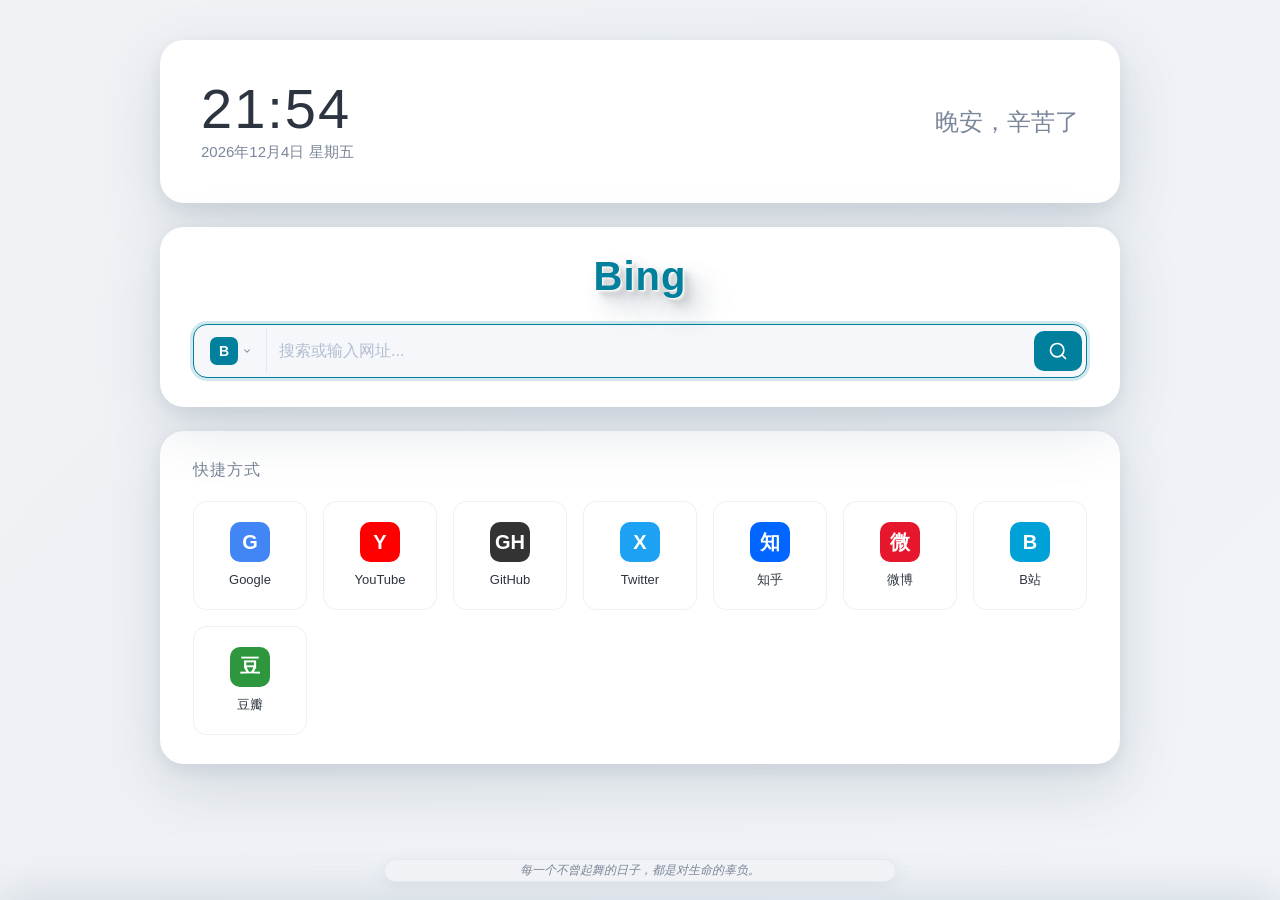
<file: newtab.html>
<!DOCTYPE html>
<html lang="zh-CN">
<head>
  <meta charset="UTF-8" />
  <meta name="viewport" content="width=device-width, initial-scale=1.0, maximum-scale=1.0, minimum-scale=1.0, user-scalable=no, viewport-fit=cover" />
  <title>New Tab</title>
  <link rel="stylesheet" href="styles.css" />
</head>
<body>
  <div class="container">
    <header class="hero-card">
      <div class="time-section">
        <div class="time" id="time">00:00</div>
        <div class="date" id="date">加载中...</div>
      </div>
      <div class="greeting" id="greeting">你好</div>
    </header>

    <section class="card search-card">
      <div class="engine-logo" id="engineLogo">Google</div>
      <form class="search-box" id="searchForm">
        <div class="engine-select" id="engineSelect">
          <button type="button" class="engine-trigger" id="engineTrigger" aria-haspopup="listbox" aria-expanded="false">
            <span class="engine-icon" id="engineIcon">G</span>
            <svg class="engine-caret" viewBox="0 0 24 24" width="10" height="10" fill="none" stroke="currentColor" stroke-width="2.5" stroke-linecap="round" stroke-linejoin="round"><polyline points="6 9 12 15 18 9"></polyline></svg>
          </button>
          <ul class="engine-menu" id="engineMenu" role="listbox"></ul>
        </div>
        <input
          type="text"
          id="searchInput"
          class="search-input"
          placeholder="搜索或输入网址..."
          autocomplete="off"
          autofocus
        />
        <button type="submit" class="search-btn" aria-label="搜索">
          <svg viewBox="0 0 24 24" width="20" height="20" fill="none" stroke="currentColor" stroke-width="2" stroke-linecap="round" stroke-linejoin="round">
            <circle cx="11" cy="11" r="8"></circle>
            <line x1="21" y1="21" x2="16.65" y2="16.65"></line>
          </svg>
        </button>
      </form>
    </section>

    <section class="card shortcuts-card">
      <h2 class="card-title">快捷方式</h2>
      <div class="shortcuts-grid" id="shortcutsGrid"></div>
    </section>
  </div>

  <div class="bottom-bar"><span id="quote">每一个不曾起舞的日子，都是对生命的辜负。</span></div>

  <div class="drawer" id="drawer">
    <div class="drawer-content" id="drawerContent">
      <p style="text-align:center;color:#aaa;font-size:13px;">功能开发中…</p>
    </div>
  </div>
  <script src="script.js"></script>
</body>
</html>
</file>
<file: styles.css>
:root {
  --bg-gradient: linear-gradient(135deg, #f0f2f5 0%, #eef1f5 50%, #f0f3f7 100%);
  --card-bg: #ffffff;
  --card-border: transparent;
  --card-shadow: 0 20px 60px rgba(80, 100, 120, 0.18),
                 0 6px 16px rgba(80, 100, 120, 0.1);
  --card-hover-shadow: 0 28px 72px rgba(80, 100, 120, 0.25),
                       0 8px 20px rgba(80, 100, 120, 0.12);
  --text-primary: #2c3440;
  --text-secondary: #7a8699;
  --text-muted: #b4bed0;
  --accent: #8fa4c5;
  --accent-hover: #7a92b8;
  --input-bg: #f5f7fa;
  --radius: 24px;
  --radius-sm: 14px;
  --brand-color: #00809d;
  --brand-color-hover: #006a83;
  --brand-color-soft: rgba(0, 128, 157, 0.12);
  --brand-color-ring: rgba(0, 128, 157, 0.18);
}

* {
  margin: 0;
  padding: 0;
  box-sizing: border-box;
  -webkit-tap-highlight-color: transparent;
  -webkit-touch-callout: none;
  -webkit-user-select: none;
  -ms-user-select: none;
  user-select: none;
  -webkit-text-size-adjust: 100%;
  -ms-text-size-adjust: 100%;
}

html,
body {
  overscroll-behavior: none;
  -webkit-overflow-scrolling: touch;
  touch-action: manipulation;
  overflow: hidden;
  scrollbar-width: none;
  -ms-overflow-style: none;
}

html::-webkit-scrollbar,
body::-webkit-scrollbar {
  display: none;
}

body {
  font-family: -apple-system, BlinkMacSystemFont, "Segoe UI", "PingFang SC",
               "Microsoft YaHei", sans-serif;
  min-height: 100vh;
  background: var(--bg-gradient);
  color: var(--text-primary);
  padding: 40px 20px;
  display: flex;
  justify-content: center;
  align-items: flex-start;
  -webkit-font-smoothing: antialiased;
  -moz-osx-font-smoothing: grayscale;
}

.container {
  width: 100%;
  max-width: 960px;
  display: flex;
  flex-direction: column;
  gap: 24px;
  padding-bottom: 44px;
}

.card,
.hero-card {
  background: var(--card-bg);
  border: 1px solid var(--card-border);
  border-radius: var(--radius);
  box-shadow: var(--card-shadow);
  backdrop-filter: blur(12px);
  -webkit-backdrop-filter: blur(12px);
  padding: 32px;
  transition: all 0.3s ease;
  position: relative;
}

.hero-card {
  display: flex;
  justify-content: space-between;
  align-items: center;
  flex-wrap: wrap;
  gap: 20px;
  padding: 40px;
}

.time-section {
  display: flex;
  flex-direction: column;
  gap: 6px;
}

.time {
  font-size: 56px;
  font-weight: 200;
  letter-spacing: 2px;
  color: var(--text-primary);
  font-variant-numeric: tabular-nums;
  line-height: 1;
}

.date {
  font-size: 15px;
  color: var(--text-secondary);
}

.greeting {
  font-size: 24px;
  font-weight: 300;
  color: var(--text-secondary);
  text-align: right;
}

.search-card {
  padding: 28px 32px;
  z-index: 2;
}

.engine-logo {
  font-size: 40px;
  font-weight: 900;
  letter-spacing: 1px;
  color: var(--brand-color);
  text-align: center;
  margin-bottom: 28px;
  line-height: 1;
  user-select: none;
  transition: color 0.2s ease, text-shadow 0.2s ease;
  text-shadow:
    1px 1px 0.5px rgba(255, 255, 255, 0.7),
    2px 2px 1px rgba(245, 245, 245, 0.6),
    3px 3px 2px rgba(225, 225, 225, 0.5),
    4px 4px 3px rgba(205, 205, 205, 0.4),
    6px 6px 5px rgba(180, 180, 180, 0.3),
    8px 8px 10px rgba(160, 170, 180, 0.3),
    14px 14px 24px rgba(100, 120, 140, 0.3),
    20px 20px 35px rgba(100, 120, 140, 0.2);
}

.engine-logo:hover {
  transform: translateY(-2px) scale(1.02);
}

.search-box {
  display: flex;
  align-items: center;
  background: var(--input-bg);
  border: 1px solid rgba(200, 210, 225, 0.4);
  border-radius: var(--radius-sm);
  padding: 4px 4px 4px 6px;
  transition: all 0.2s ease;
}

.search-box:focus-within {
  border-color: var(--brand-color);
  box-shadow: 0 0 0 3px var(--brand-color-ring);
}

.engine-select {
  position: relative;
  display: flex;
  align-items: center;
  padding: 0 8px 0 6px;
  border-right: 1px solid rgba(200, 210, 225, 0.4);
}

.engine-trigger {
  display: flex;
  align-items: center;
  gap: 4px;
  background: transparent;
  border: none;
  outline: none;
  cursor: pointer;
  padding: 8px 6px 8px 4px;
  border-radius: 8px;
  color: var(--text-secondary);
  font-family: inherit;
  transition: background 0.2s ease, color 0.2s ease;
}

.engine-trigger:hover {
  background-color: var(--brand-color-soft);
  color: var(--text-primary);
}

.engine-trigger[aria-expanded="true"] {
  background-color: var(--brand-color-soft);
  color: var(--text-primary);
}

.engine-trigger[aria-expanded="true"] .engine-caret {
  transform: rotate(180deg);
}

.engine-icon {
  display: inline-flex;
  align-items: center;
  justify-content: center;
  width: 28px;
  height: 28px;
  border-radius: 7px;
  font-size: 14px;
  font-weight: 700;
  color: white;
  letter-spacing: 0;
  line-height: 1;
  background: var(--brand-color);
}

.engine-caret {
  transition: transform 0.2s ease;
  flex-shrink: 0;
}

.engine-menu {
  position: absolute;
  top: calc(100% + 6px);
  left: 0;
  min-width: 160px;
  list-style: none;
  padding: 6px;
  margin: 0;
  background: white;
  border: 1px solid rgba(200, 210, 225, 0.35);
  border-radius: 12px;
  box-shadow: 0 8px 24px rgba(100, 120, 150, 0.18),
              0 2px 6px rgba(100, 120, 150, 0.08);
  opacity: 0;
  visibility: hidden;
  transform: translateY(-6px);
  pointer-events: none;
  transition: opacity 0.18s ease, transform 0.18s ease, visibility 0.18s;
  z-index: 100;
}

.engine-select.open .engine-menu {
  opacity: 1;
  visibility: visible;
  transform: translateY(0);
  pointer-events: auto;
}

.engine-menu li {
  display: flex;
  align-items: center;
  gap: 10px;
  padding: 9px 12px 9px 4px;
  border-radius: 8px;
  font-size: 14px;
  color: var(--text-primary);
  cursor: pointer;
  transition: background 0.15s ease;
  white-space: nowrap;
  user-select: none;
}

.engine-menu li:hover {
  background-color: rgba(143, 164, 197, 0.12);
}

.engine-menu li.active {
  background-color: rgba(143, 164, 197, 0.2);
  font-weight: 500;
}

.engine-menu .engine-icon {
  width: 28px;
  height: 28px;
  font-size: 14px;
  border-radius: 7px;
}

.engine-menu .engine-label {
  flex: 1;
}

.search-input {
  flex: 1;
  border: none;
  outline: none;
  background: transparent;
  font-size: 16px;
  color: var(--text-primary);
  padding: 12px 10px 12px 12px;
  font-family: inherit;
  -webkit-user-select: text;
  user-select: text;
  -webkit-touch-callout: default;
}

.search-input::placeholder {
  color: var(--text-muted);
}

.search-btn {
  background: var(--brand-color);
  border: none;
  border-radius: 10px;
  padding: 10px 14px;
  cursor: pointer;
  color: white;
  display: flex;
  align-items: center;
  justify-content: center;
  transition: all 0.2s ease;
}

.search-btn:hover {
  background: var(--brand-color-hover);
  transform: translateY(-1px);
}

.shortcuts-card {
  padding: 28px 32px;
}

.card-title {
  font-size: 16px;
  font-weight: 500;
  color: var(--text-secondary);
  margin-bottom: 20px;
  letter-spacing: 1px;
}

.shortcuts-grid {
  display: grid;
  grid-template-columns: repeat(auto-fill, minmax(110px, 1fr));
  gap: 16px;
}

.shortcuts-grid.edit-mode .shortcut-item {
  cursor: grab;
}

.shortcuts-grid.edit-mode .shortcut-item.dragging-active {
  cursor: grabbing;
}

.shortcut-item {
  display: flex;
  flex-direction: column;
  align-items: center;
  justify-content: center;
  padding: 20px 12px;
  background: #ffffff;
  border: 1px solid rgba(200, 210, 225, 0.3);
  border-radius: var(--radius-sm);
  cursor: pointer;
  transition: transform 0.15s ease, box-shadow 0.15s ease, border-color 0.15s ease, opacity 0.15s ease;
  text-decoration: none;
  color: inherit;
  gap: 10px;
  position: relative;
  user-select: none;
  -webkit-user-select: none;
  -webkit-tap-highlight-color: transparent;
  touch-action: none;
  outline: none;
}

.shortcut-item.pressed {
  transform: scale(0.93);
  opacity: 0.85;
  box-shadow: 0 2px 8px rgba(100, 120, 150, 0.25);
}

.shortcut-item.dragging {
  opacity: 0.9;
  box-shadow: 0 8px 24px rgba(100, 120, 150, 0.4);
  border-color: var(--brand-color);
}

.shortcut-item.drag-target {
  border-color: var(--brand-color);
  border-style: dashed;
  border-width: 2px;
  box-shadow: 0 0 0 3px var(--brand-color-ring);
}

.shortcut-item.wobble {
  animation: wobble 0.35s ease-in-out;
}

@keyframes wobble {
  0%   { transform: rotate(0deg) scale(1); }
  25%  { transform: rotate(-1.5deg) scale(1.02); }
  50%  { transform: rotate(1.5deg) scale(1.02); }
  75%  { transform: rotate(-0.8deg) scale(1.01); }
  100% { transform: rotate(0deg) scale(1); }
}

.shortcut-item:hover {
  transform: translateY(-3px);
  box-shadow: 0 6px 20px rgba(100, 120, 150, 0.15);
  border-color: var(--accent);
}

.shortcut-delete {
  position: absolute;
  top: -8px;
  right: -8px;
  width: 22px;
  height: 22px;
  border-radius: 50%;
  background: #ef4444;
  border: 2px solid white;
  color: white;
  display: flex;
  align-items: center;
  justify-content: center;
  font-size: 14px;
  font-weight: 700;
  line-height: 1;
  cursor: pointer;
  opacity: 0;
  visibility: hidden;
  transform: scale(0.6);
  transition: opacity 0.2s ease, transform 0.2s ease, visibility 0.2s;
  z-index: 10;
  box-shadow: 0 2px 6px rgba(0,0,0,0.25);
  -webkit-tap-highlight-color: transparent;
}

.shortcut-delete:active {
  transform: scale(0.9);
  background: #dc2626;
}

.edit-mode .shortcut-delete {
  opacity: 1;
  visibility: visible;
  transform: scale(1);
}

.edit-mode .shortcut-item:hover {
  transform: none;
  box-shadow: 0 2px 8px rgba(100, 120, 150, 0.15);
}

.shortcut-icon {
  width: 40px;
  height: 40px;
  border-radius: 10px;
  display: flex;
  align-items: center;
  justify-content: center;
  font-size: 20px;
  font-weight: 600;
  color: white;
}

.shortcut-name {
  font-size: 13px;
  color: var(--text-primary);
  text-align: center;
  line-height: 1.3;
}

.bottom-bar {
  position: fixed;
  bottom: var(--bar-bottom, 18px);
  left: 30%;
  width: 40%;
  padding: 2px 14px;
  box-sizing: border-box;
  background: var(--bar-bg, #f0f2f5);
  backdrop-filter: blur(10px);
  -webkit-backdrop-filter: blur(10px);
  border-radius: var(--bar-radius, 14px);
  border: 1px solid rgba(200, 210, 225, 0.3);
  box-shadow: 0 var(--bar-shadow-y, 4px) 16px rgba(100, 120, 140, 0.1);
  text-align: center;
  font-size: 12px;
  color: var(--text-secondary);
  font-style: italic;
  z-index: 21;
  overflow: visible;
  white-space: nowrap;
  touch-action: none;
  user-select: none;
  transition: bottom 0.35s cubic-bezier(0.32, 0.72, 0, 1),
              transform 0.35s cubic-bezier(0.32, 0.72, 0, 1),
              border-radius 0.35s cubic-bezier(0.32, 0.72, 0, 1),
              box-shadow 0.35s cubic-bezier(0.32, 0.72, 0, 1),
              background 0.2s ease;
}

.bottom-bar #quote {
  display: inline-block;
  white-space: nowrap;
}

.bottom-bar.scrolling {
  text-align: left;
}

@keyframes marquee {
  0%   { transform: translateX(0); }
  100% { transform: translateX(-50%); }
}

/* ── 底部抽屉 ── */

.drawer {
  position: fixed;
  bottom: 0;
  left: 0;
  right: 0;
  height: 52vh;
  background: rgba(255, 255, 255, 0.95);
  backdrop-filter: blur(16px);
  -webkit-backdrop-filter: blur(16px);
  border-radius: 18px 18px 0 0;
  border-top: 1px solid rgba(200, 210, 225, 0.35);
  box-shadow: 0 -8px 40px rgba(100, 120, 150, 0.18);
  z-index: 20;
  transform: translateY(100%);
  transition: transform 0.35s cubic-bezier(0.32, 0.72, 0, 1);
  touch-action: none;
  user-select: none;
  display: flex;
  flex-direction: column;
}
.drawer.open {
  transform: translateY(0);
}

.drawer-content {
  flex: 1;
  overflow-y: auto;
  padding: 8px 20px 24px;
  -webkit-overflow-scrolling: touch;
}

@media (max-width: 640px) {
  body {
    padding: 24px 16px;
  }

  .hero-card {
    flex-direction: column;
    text-align: center;
    padding: 28px 20px;
  }

  .greeting {
    text-align: center;
  }

  .time {
    font-size: 44px;
  }

  .card,
  .search-card,
  .shortcuts-card {
    padding: 20px;
  }

  .shortcuts-grid {
    grid-template-columns: repeat(auto-fill, minmax(90px, 1fr));
    gap: 12px;
  }
}
</file>
